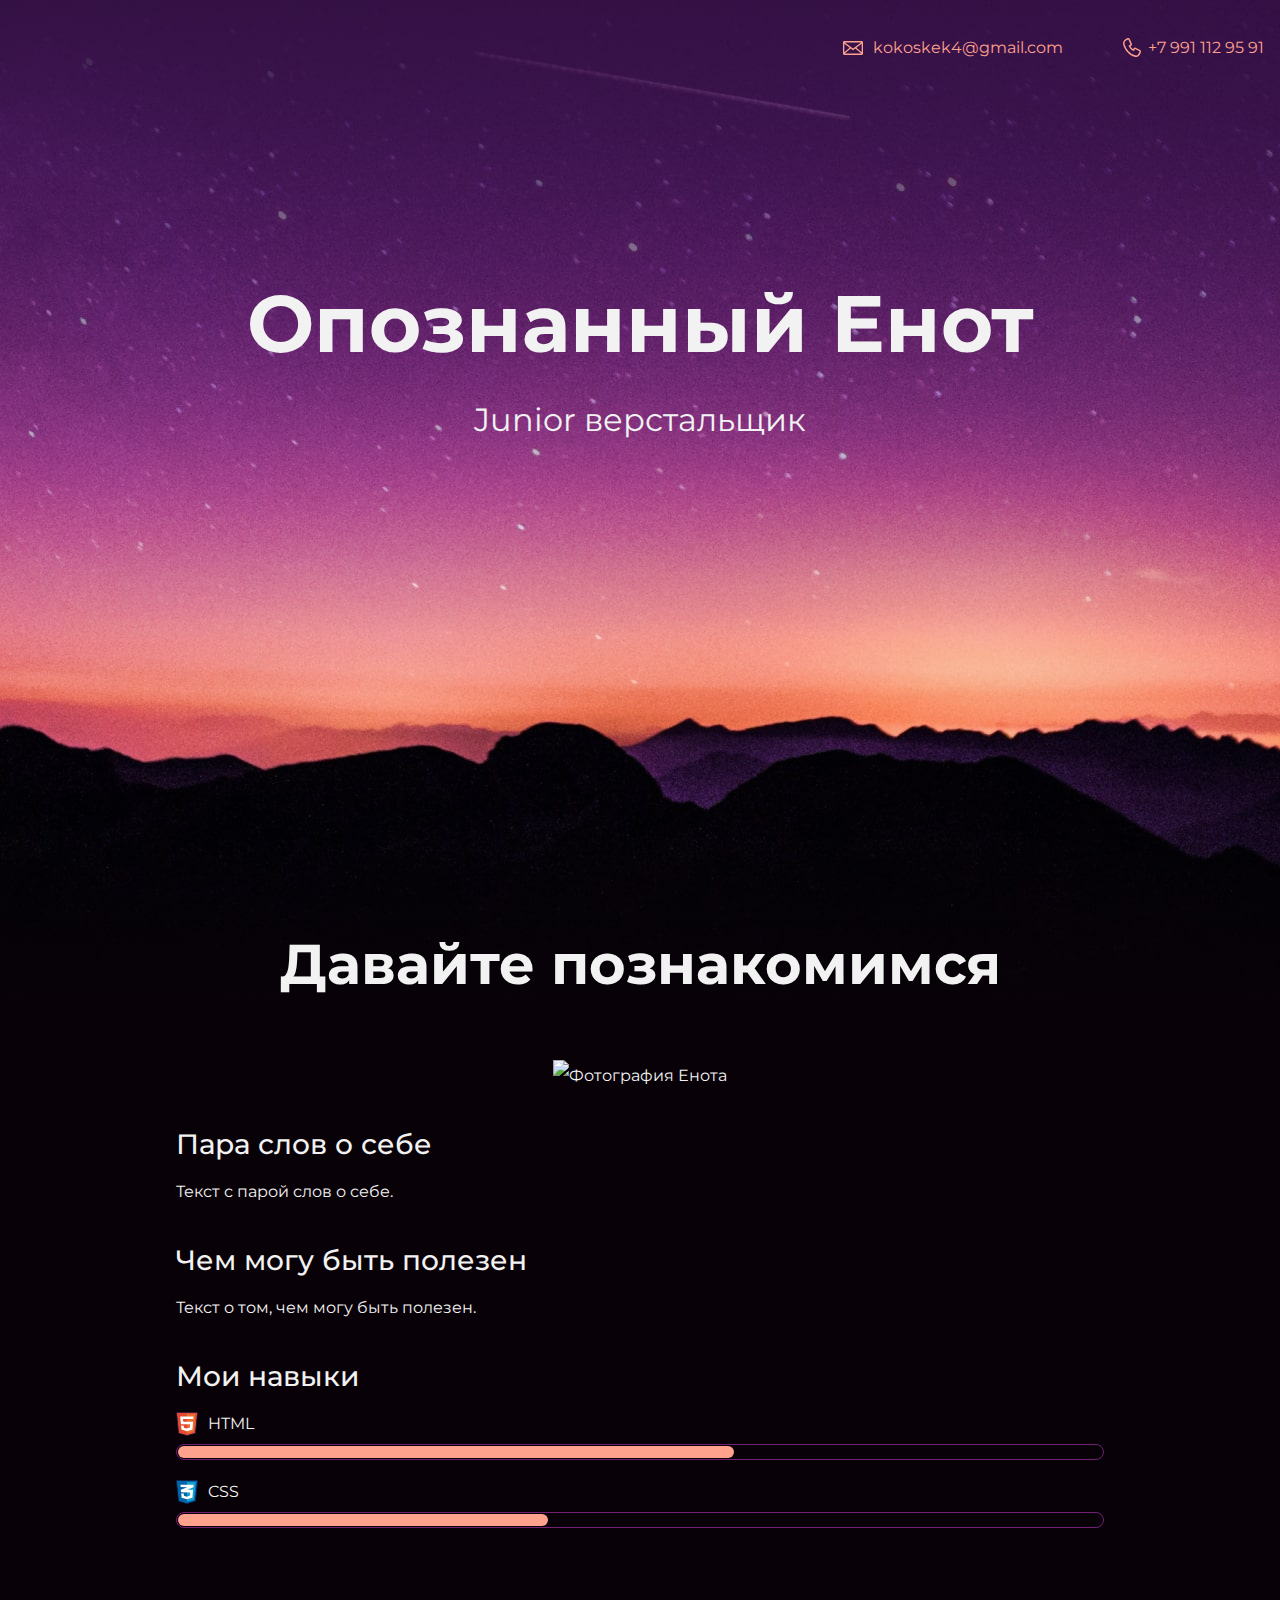
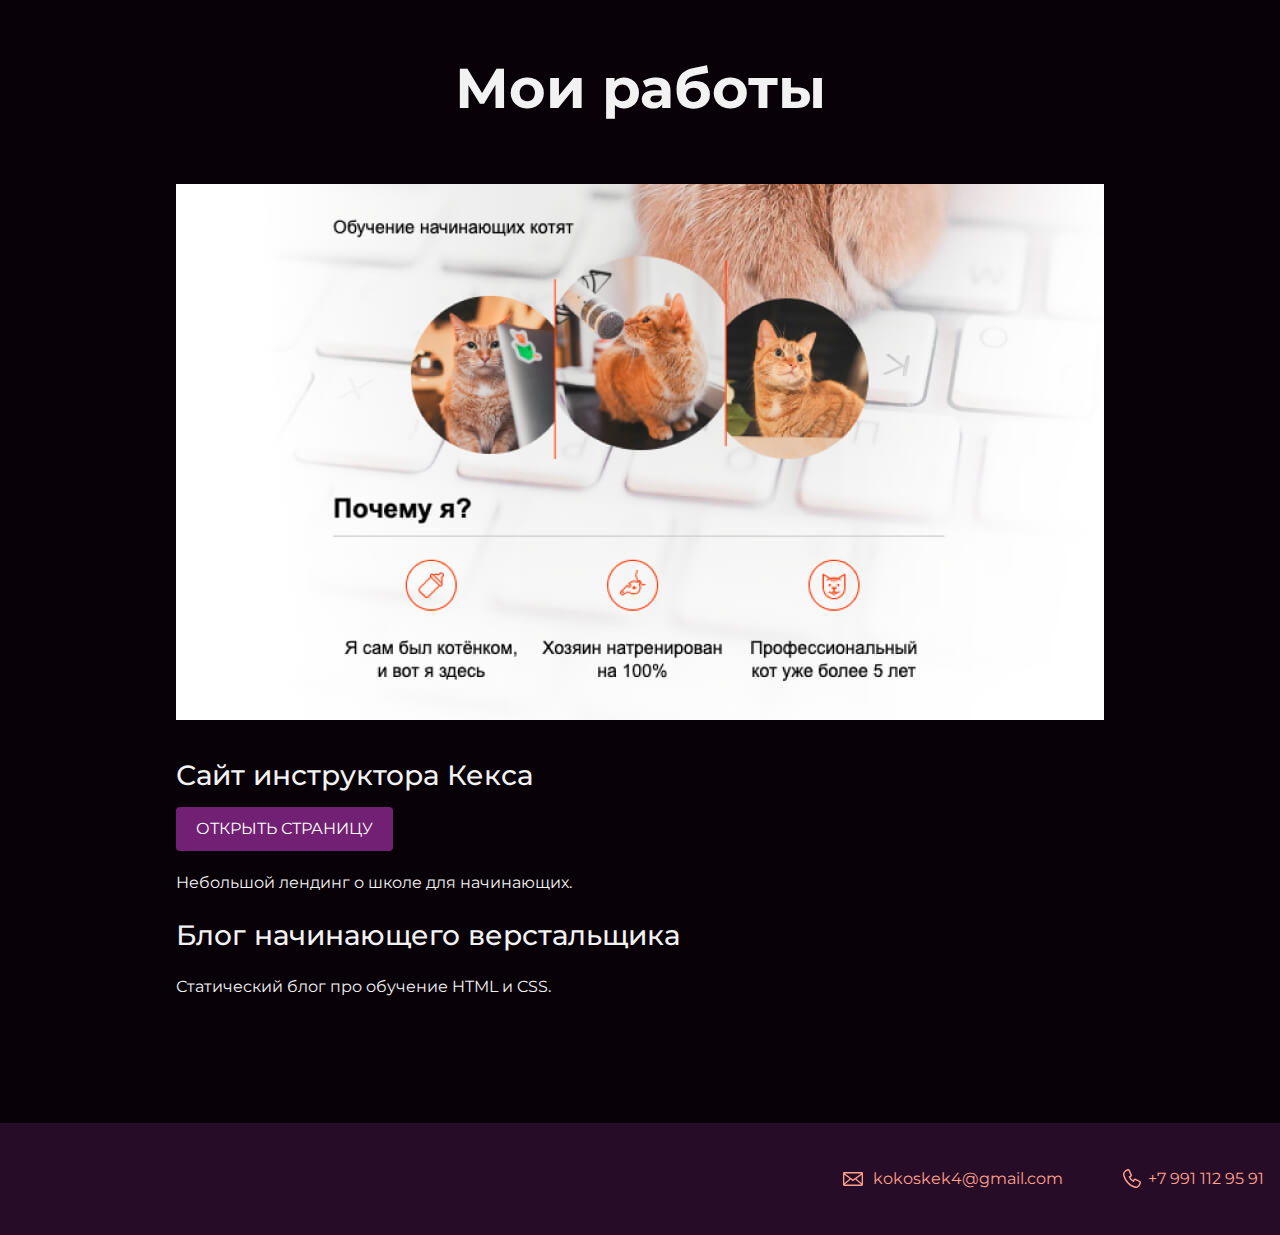
<file: index.html>
<!DOCTYPE html>
<html lang="ru">
  <head>
    <meta charset="UTF-8">
    <link rel="stylesheet" href="basic-dark-theme/style.css">
    <link href="https://fonts.googleapis.com/css?family=Montserrat:400,500,700|Old+Standard+TT&display=swap&subset=cyrillic" rel="stylesheet">
    <title>Портфолио Junior верстальщика</title>
  </head>

  <body>
    <header class="page-header">
      <div class="container">
      <a class = "header-email" href="mailto:kokoskek4@gmail.com">kokoskek4@gmail.com</a>
      <a class = "header-phone" href="tel:+79911129591">+7 991 112 95 91</a>
      </div>
    </header>

    <section class="hero-image">
      <div class="container">
      <h1 class="heading">Опознанный Енот</h1>
      <p>Junior верстальщик</p>
      </div>
    </section>

    <section class="intro">
      <div class="container">
      <h2 class="subheading">Давайте познакомимся</h2>
      <figure class = "user-image">
        <img  width="928" height="536" alt="Фотография Енота">
      </figure>
      <h3>Пара слов о себе</h3>
      <p>Текст с парой слов о себе.</p>
      <h3>Чем могу быть полезен</h3>
      <p>Текст о том, чем могу быть полезен.</p>
      <div class = "skills">
        <h3>Мои навыки</h3>
        <dl class="skills-list">
          <dt class="skill-html">HTML</dt>
          <dd class="level"><div style="width: 60%;">60%</div></dd>
          <dt class="skill-css">CSS</dt>
          <dd class="level"><div style="width: 40%;">40%</div></dd>
        </dl>
      </div>
      </div>
    </section>
    
    <section class="portfolio">
      <div class="container">
      <h2 class="subheading">Мои работы</h2>
        <figure class = "project-image">
          <img src = "files/project.jpg" width="928" height="536" alt="Сайт инструктора кекса">
        </figure>
      <h3>Сайт инструктора Кекса</h3>
      <a class="button" href="source/index.html">Открыть страницу</a>
      <p>Небольшой лендинг о школе для начинающих.</p>

      <h3>Блог начинающего верстальщика</h3>
      <p>Статический блог про обучение HTML и CSS.</p>
      </div>
    </section>

    <footer class="page-footer">
      <div class="container">
        <a class = "footer-email" href="mailto:kokoskek4@gmail.com">kokoskek4@gmail.com</a>
        <a class = "footer-phone" href="tel:+79911129591">+7 991 112 95 91</a>
      </div>
    </footer>
  </body>
</html>
</file>
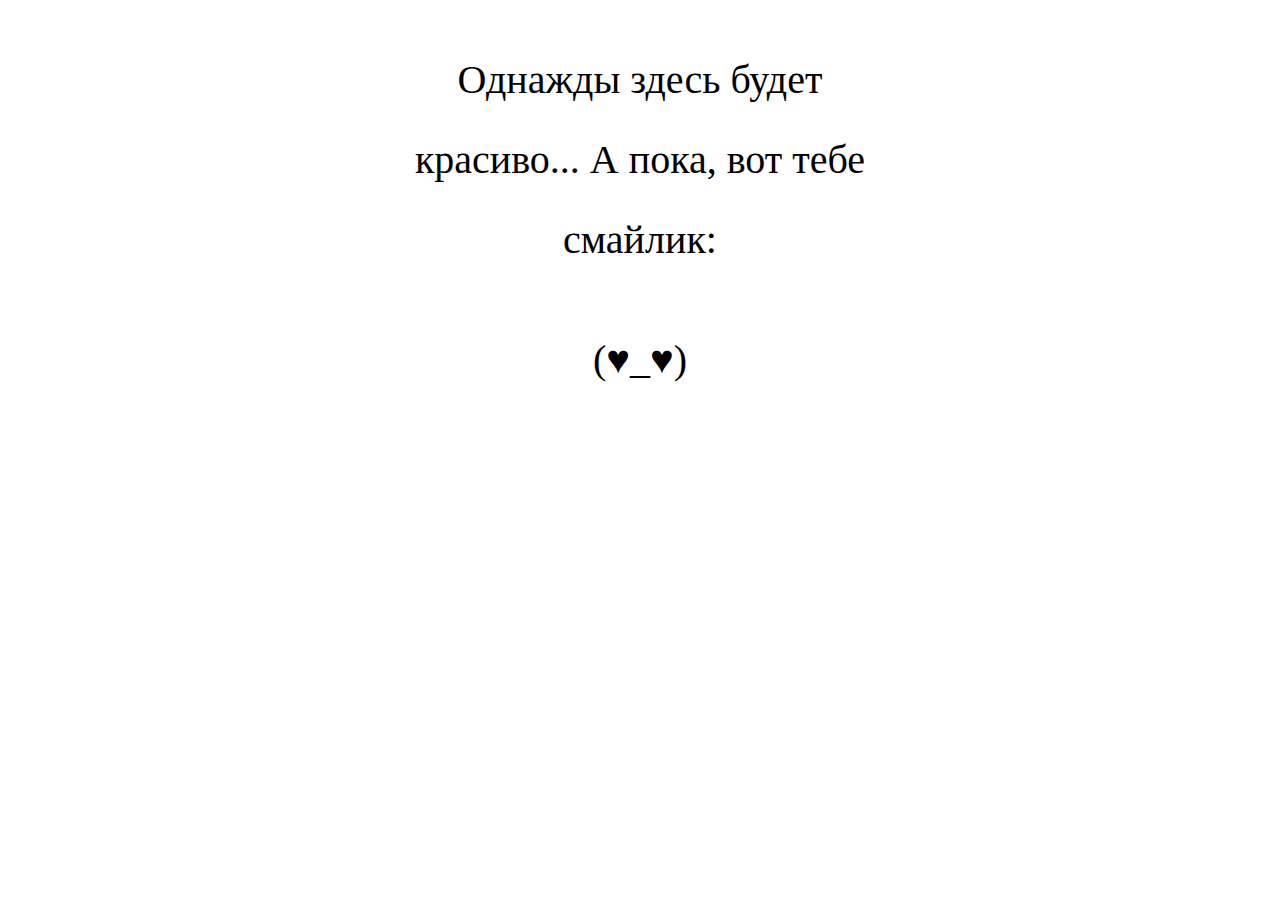
<file: source/index.html>
<!DOCTYPE html>
<html lang="ru">
  <head>
    <meta charset="utf-8">
    <title>Для проведения тестов и практики</title>
    <link rel="stylesheet" href = "style_1.css">
  </head>
  <body>
    <script>
    alert("Аккуратно, тут ничего нет!");  
    </script>
    <section class="main-class">
      <p>
      Однажды здесь будет красиво...

      А пока, вот тебе смайлик:
      <p>
      (♥_♥)
      </p>
      </pre>
    </section>
  </body>
</html>


<!--
   <link rel="stylesheet" href="style.css">
  
  <div class="container">
     <header class="site-header">
        <h1>Инструктор Кекс</h1>
        <p>Обучение начинающих котят</p>
        <img src="img/cry_cat.jpg" width="100px" height="150px">
      </header>

      <section class="features">
        <h2>Почему я?</h2>
        <p class="feature-kitten">Хозяин отобрал самогон...</p>
        <p class="feature-train">Хочется плакать</p>
        <p class="feature-cat">За что?!</p>
      </section>

      <section class="skills">
        <h2>Чему вы научитесь?</h2>
        <ul class="skills-list">
          <li class="skills-item">таскать еду из хозяйской тарелки;</li>
          <li class="skills-item standart">придавать мебели винтажный стиль;</li>
          <li class="skills-item standart">открывать дверь и не входить;</li>
          <li class="skills-item vip">будить хозяина ночью;</li>
          <li class="skills-item vip">разбрасывать шерсть по квартире.</li>
        </ul>
      </section>

      <footer class="site-footer">
        <p>© Кекс, 2018</p>
        <p>Контактов нет, я сам вас найду</p>
      </footer>
    </div>-->
</file>
<file: basic-dark-theme/style.css>
body {
  margin: 0;
  min-width: 960px;
  font-family: "Montserrat", "Helvetica", "Arial", sans-serif;
  font-size: 16px;
  line-height: 32px;
  color: #f2f2f2;
  background-color: #080208;
  background-image: url("img/hero-bg.jpg");
  background-repeat: no-repeat;
  background-position: top center;
}

.container {
  max-width: 928px;
  margin: 0 auto;
  padding: 0 16px;
}

.page-header {
  margin: 0 0 180px;
  padding: 32px 0 32px;
}

.page-header .container,
.page-footer .container {
  max-width: 1408px;
  text-align: right;
}

.page-header a {
  margin-left: 56px;
  color: #fea18d;
  text-decoration: none;
  background-repeat: no-repeat;
  background-position: left;
}

.header-email {
  padding-left: 30px;
  background-image: url("img/icon-email.svg");
}

.header-phone {
  padding-left: 25px;
  background-image: url("img/icon-phone.svg");
}

.hero-image {
  margin-bottom: 480px;
}

.hero-image .container {
  max-width: 1408px;
  text-align: center;
}

.heading {
  margin: 0 0 24px;
  font-size: 80px;
  line-height: 96px;
}

.hero-image p {
  margin: 0;
  font-size: 32px;
  line-height: 48px;
}

.intro {
  margin: 0 0 120px;
}

.subheading {
  margin: 0 0 56px;
  font-size: 56px;
  line-height: 80px;
  text-align: center;
}

.user-image {
  margin: 0 0 32px;
  text-align: center;
}

.intro h3,
.portfolio h3 {
  margin: 0 0 12px;
  font-size: 28px;
  line-height: 40px;
  font-weight: 500;
}

.intro p {
  margin: 0 0 32px;
}

.skills-list {
  margin: 0;
  padding: 0;
}

.skills-list dt {
  padding-left: 32px;
  background-repeat: no-repeat;
  background-position: left;
}

.skill-html {
  background-image: url("img/icon-html.svg");
}

.skill-css {
  background-image: url("img/icon-css.svg");
}

.level {
  margin: 4px 0 16px;
  padding: 0;
  height: 14px;
  font-size: 0;
  background-color: #080208;
  border: 1px solid #712073;
  border-radius: 8px;
}

.level div {
  margin: 1px;
  height: 12px;
  background-color: #fea18d;
  border-radius: 6px;
}

.portfolio {
  margin: 0 0 120px;
}

.projects {
  margin: 0;
  padding: 0;
  list-style: none;
}

.projects li {
  margin: 0 0 80px;
}

.project-image {
  margin: 0 0 24px;
  text-align: center;
}

.projects p {
  margin: 0 0 24px;
}

.button {
  padding: 6px 20px;
  display: inline-block;
  vertical-align: baseline;
  text-decoration: none;
  text-transform: uppercase;
  border-radius: 4px;
  background-color: #712073;
  color: #ffffff;
}

.page-footer {
  padding: 40px 0;
  background-color: #260c26;
}

.page-footer a {
  margin-left: 56px;
  color: #fea18d;
  text-decoration: none;
  background-repeat: no-repeat;
  background-position: left;
}

.footer-email {
  padding-left: 30px;
  background-image: url("img/icon-email.svg");
}

.footer-phone {
  padding-left: 25px;
  background-image: url("img/icon-phone.svg");
}
</file>
<file: source/style_1.css>
body {
    padding: 0;
    font-family: "Century Gothic";
    font-size: 40px;
    line-height: 20px;
    color: #000000;
    background: #ffffff;
}
.main-class p{
    text-align: center;
    margin-left: auto;
    margin-right: auto;
    line-height: 200%;
    width: 40%;
}
</file>
<file: source/style.css>
body {
  padding: 0;
  font-family: "Arial", sans-serif;
  font-size: 14px;
  line-height: 18px;
  color: #000000;
  background: #ffffff url("img/cry_cat.jpg") no-repeat 50% 0;
}

h1 {
  width: 260px;
  font-family: "Georgia", serif;
  font-size: 36px;
  line-height: 36px;
}

h2 {
  padding-bottom: 12px;
  border-bottom: 1px solid #cccccc;
  color: #ffffff;
}

.site-header {
  margin-bottom: 30px;
}

.skills-item {
  margin-bottom: 15px;
  padding-left: 20px;
  border-left: 10px solid #c4c4c4;
  color: #999999;
}

.standart {
  border-color: #ffc5b3;
  color: #666666;
}

/* Добавьте правило ниже */

.vip {
  border-color: #ff5a26;
  color: #000000;
}

.container {
  width: 480px;
  margin: 350px auto;
}

.site-header img {
  display: block;
  margin: 0 auto;
}

.features {
  margin-bottom: 30px;
}

.features p {
  display: inline-block;
  vertical-align: top;
  width: 30%;
  margin: 0 5px;
  text-align: center;
  background-repeat: no-repeat;
  background-position: center top;
  color: #ffffff;
}

.feature-kitten {
  padding-top: 60px;
  background-image: url("img/bottle.svg");
}

.feature-cat {
  padding-top: 60px;
  background-image: url("img/cat.svg");
}

.feature-train {
  padding-top: 60px;
  background-image: url("img/whistle.svg");
}

.skills-list {
  padding: 0;
  list-style: none;
}

.site-footer {
  display: flex;
  justify-content: space-between;
  color: #000000;
}
</file>
